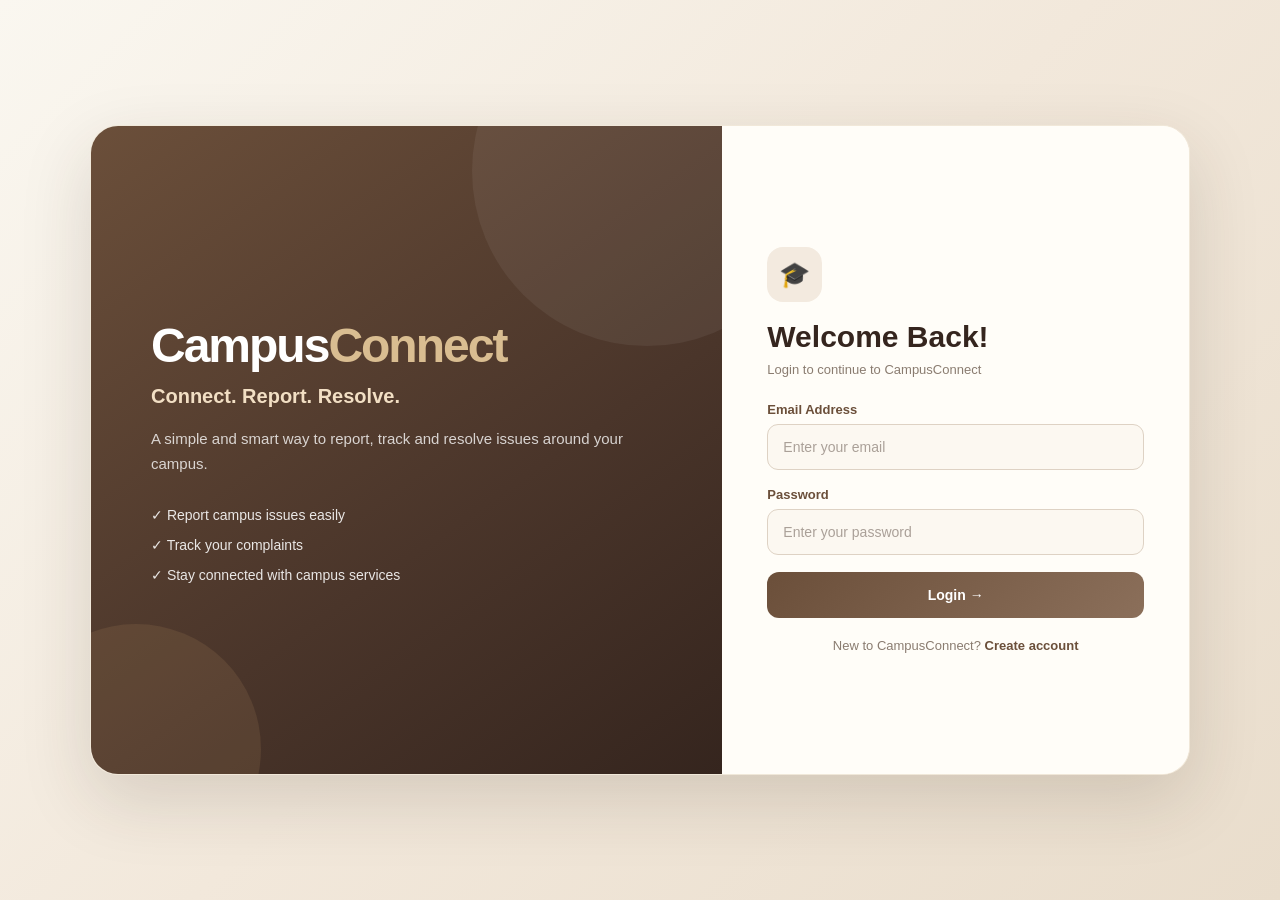
<file: index.html>
<!DOCTYPE html>
<html lang="en">
<head>
    <meta charset="UTF-8">
    <meta name="viewport" content="width=device-width, initial-scale=1.0">
    <title>CampusConnect | Login</title>

    <link rel="stylesheet" href="css/style.css">
</head>

<body class="login-page">

    <div class="auth-container">

        <div class="auth-left">
            <div class="big-logo">
                Campus<span>Connect</span>
            </div>

            <p class="tagline">Connect. Report. Resolve.</p>

            <p class="description">
                A simple and smart way to report, track and resolve
                issues around your campus.
            </p>

            <div class="feature-list">
                <div>✓ Report campus issues easily</div>
                <div>✓ Track your complaints</div>
                <div>✓ Stay connected with campus services</div>
            </div>
        </div>

        <div class="auth-card">

            <div class="card-icon">🎓</div>

            <h2>Welcome Back!</h2>

            <p class="small-text">
                Login to continue to CampusConnect
            </p>

            <form id="loginForm">

                <label for="loginEmail">Email Address</label>

                <input
                    type="email"
                    id="loginEmail"
                    placeholder="Enter your email"
                    required
                >

                <label for="loginPassword">Password</label>

                <input
                    type="password"
                    id="loginPassword"
                    placeholder="Enter your password"
                    required
                >

                <button type="submit" class="gradient-btn">
                    Login →
                </button>

            </form>

            <p class="switch-text">
                New to CampusConnect?
                <a href="create-account.html">
                    Create account
                </a>
            </p>

        </div>

    </div>

    <script src="css/js/script.js"></script>

</body>
</html>
</file>
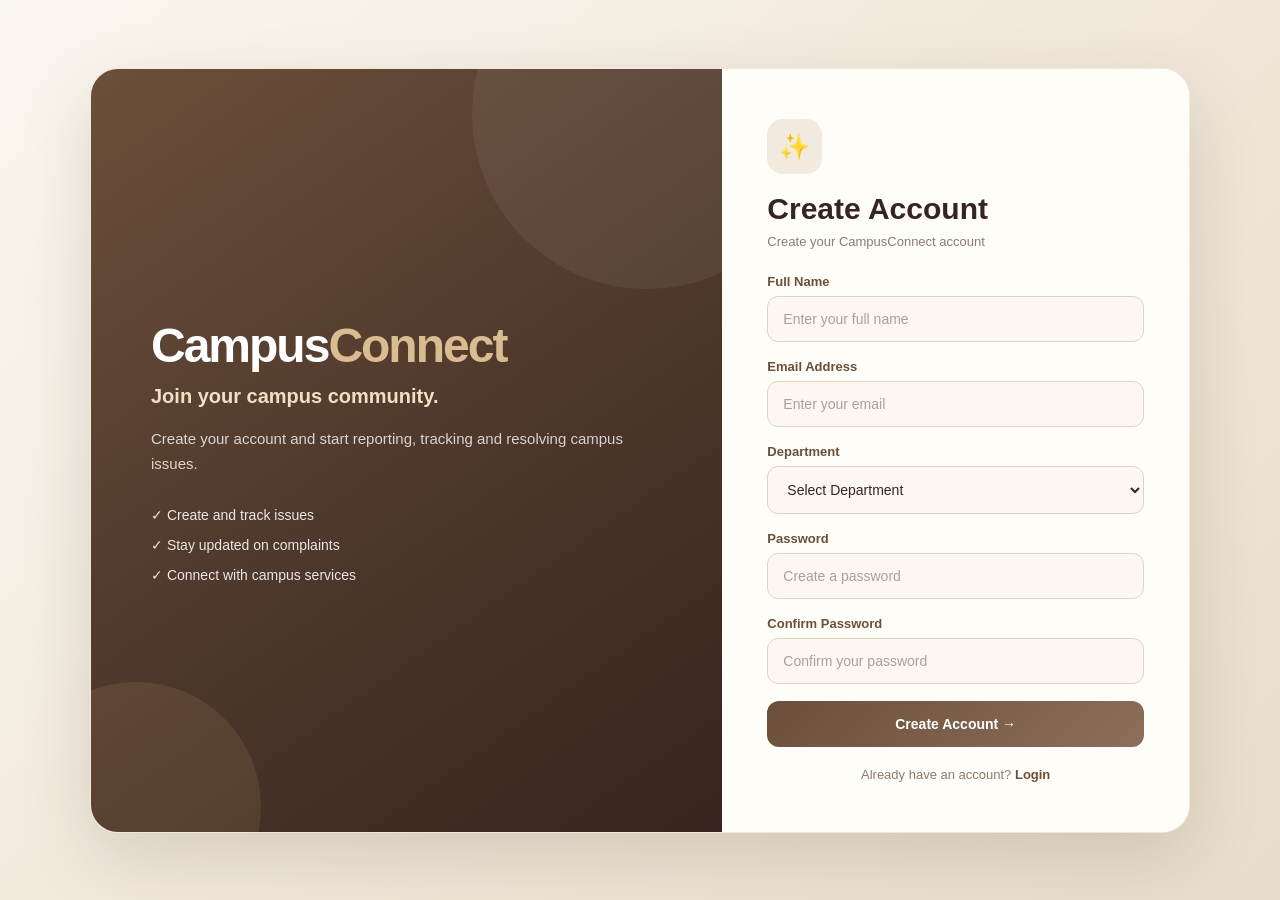
<file: create-account.html>
<!DOCTYPE html>
<html lang="en">
<head>
    <meta charset="UTF-8">
    <meta name="viewport" content="width=device-width, initial-scale=1.0">

    <title>CampusConnect | Create Account</title>

    <link rel="stylesheet" href="css/style.css">
</head>

<body class="login-page">

    <div class="auth-container">

        <div class="auth-left">

            <div class="big-logo">
                Campus<span>Connect</span>
            </div>

            <p class="tagline">
                Join your campus community.
            </p>

            <p class="description">
                Create your account and start reporting,
                tracking and resolving campus issues.
            </p>

            <div class="feature-list">
                <div>✓ Create and track issues</div>
                <div>✓ Stay updated on complaints</div>
                <div>✓ Connect with campus services</div>
            </div>

        </div>

        <div class="auth-card">

            <div class="card-icon">✨</div>

            <h2>Create Account</h2>

            <p class="small-text">
                Create your CampusConnect account
            </p>

            <form id="registerForm">

                <label for="registerName">
                    Full Name
                </label>

                <input
                    type="text"
                    id="registerName"
                    placeholder="Enter your full name"
                    required
                >

                <label for="registerEmail">
                    Email Address
                </label>

                <input
                    type="email"
                    id="registerEmail"
                    placeholder="Enter your email"
                    required
                >

                <label for="registerDepartment">
                    Department
                </label>

                <select id="registerDepartment" required>
                    <option value="">Select Department</option>
                    <option value="CSE">Computer Science & Engineering</option>
                    <option value="AI/ML">CSE AI/ML</option>
                    <option value="ECE">Electronics & Communication</option>
                    <option value="ME">Mechanical Engineering</option>
                    <option value="Civil">Civil Engineering</option>
                    <option value="Other">Other</option>
                </select>

                <label for="registerPassword">
                    Password
                </label>

                <input
                    type="password"
                    id="registerPassword"
                    placeholder="Create a password"
                    required
                >

                <label for="confirmPassword">
                    Confirm Password
                </label>

                <input
                    type="password"
                    id="confirmPassword"
                    placeholder="Confirm your password"
                    required
                >

                <button type="submit" class="gradient-btn">
                    Create Account →
                </button>

            </form>

            <p class="switch-text">
                Already have an account?
                <a href="index.html">
                    Login
                </a>
            </p>

        </div>

    </div>

    <script src="css/js/script.js"></script>

</body>
</html>
</file>
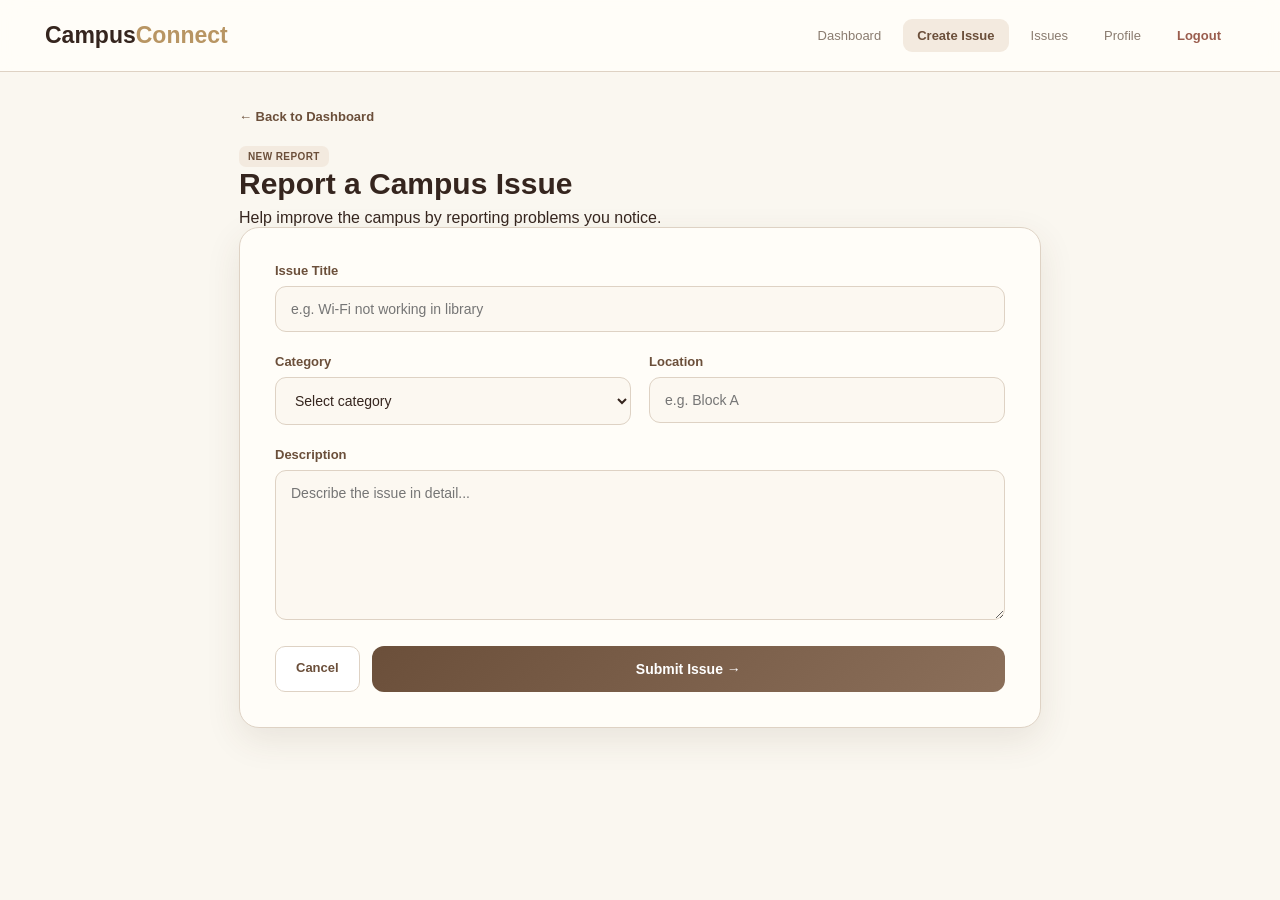
<file: create-issue.html>
<!DOCTYPE html>
<html lang="en">

<head>

    <meta charset="UTF-8">

    <meta
        name="viewport"
        content="width=device-width, initial-scale=1.0"
    >

    <title>CampusConnect | Create Issue</title>

    <link
        rel="stylesheet"
        href="css/style.css"
    >

</head>


<body>


    <header class="navbar">

        <a
            href="dashboard.html"
            class="nav-logo"
        >
            Campus<span>Connect</span>
        </a>


        <nav>

            <a href="dashboard.html">
                Dashboard
            </a>

            <a
                href="create-issue.html"
                class="active"
            >
                Create Issue
            </a>

            <a href="issue-details.html">
                Issues
            </a>

            <a href="profile.html">
                Profile
            </a>

            <a
                href="index.html"
                class="logout"
                id="logoutButton"
            >
                Logout
            </a>

        </nav>

    </header>


    <main class="form-page">


        <a
            href="dashboard.html"
            class="back-link"
        >
            ← Back to Dashboard
        </a>


        <div class="form-header">

            <span class="category">
                NEW REPORT
            </span>

            <h1>
                Report a Campus Issue
            </h1>

            <p>
                Help improve the campus by reporting problems
                you notice.
            </p>

        </div>


        <form
            class="issue-form"
            id="issueForm"
        >


            <div class="form-group">

                <label for="title">
                    Issue Title
                </label>

                <input
                    type="text"
                    id="title"
                    placeholder="e.g. Wi-Fi not working in library"
                    required
                >

            </div>


            <div class="form-row">


                <div class="form-group">

                    <label for="category">
                        Category
                    </label>

                    <select
                        id="category"
                        required
                    >

                        <option value="">
                            Select category
                        </option>

                        <option>
                            Electricity
                        </option>

                        <option>
                            Internet
                        </option>

                        <option>
                            Cleanliness
                        </option>

                        <option>
                            Water
                        </option>

                        <option>
                            Infrastructure
                        </option>

                        <option>
                            Security
                        </option>

                        <option>
                            Other
                        </option>

                    </select>

                </div>


                <div class="form-group">

                    <label for="location">
                        Location
                    </label>

                    <input
                        type="text"
                        id="location"
                        placeholder="e.g. Block A"
                        required
                    >

                </div>


            </div>


            <div class="form-group">

                <label for="description">
                    Description
                </label>

                <textarea
                    id="description"
                    rows="6"
                    placeholder="Describe the issue in detail..."
                    required
                ></textarea>

            </div>


            <div class="form-actions">

                <a
                    href="dashboard.html"
                    class="secondary-btn"
                >
                    Cancel
                </a>


                <button
                    type="submit"
                    class="gradient-btn"
                >
                    Submit Issue →
                </button>

            </div>


        </form>

    </main>


    <script src="css/js/script.js"></script>

</body>

</html>
</file>
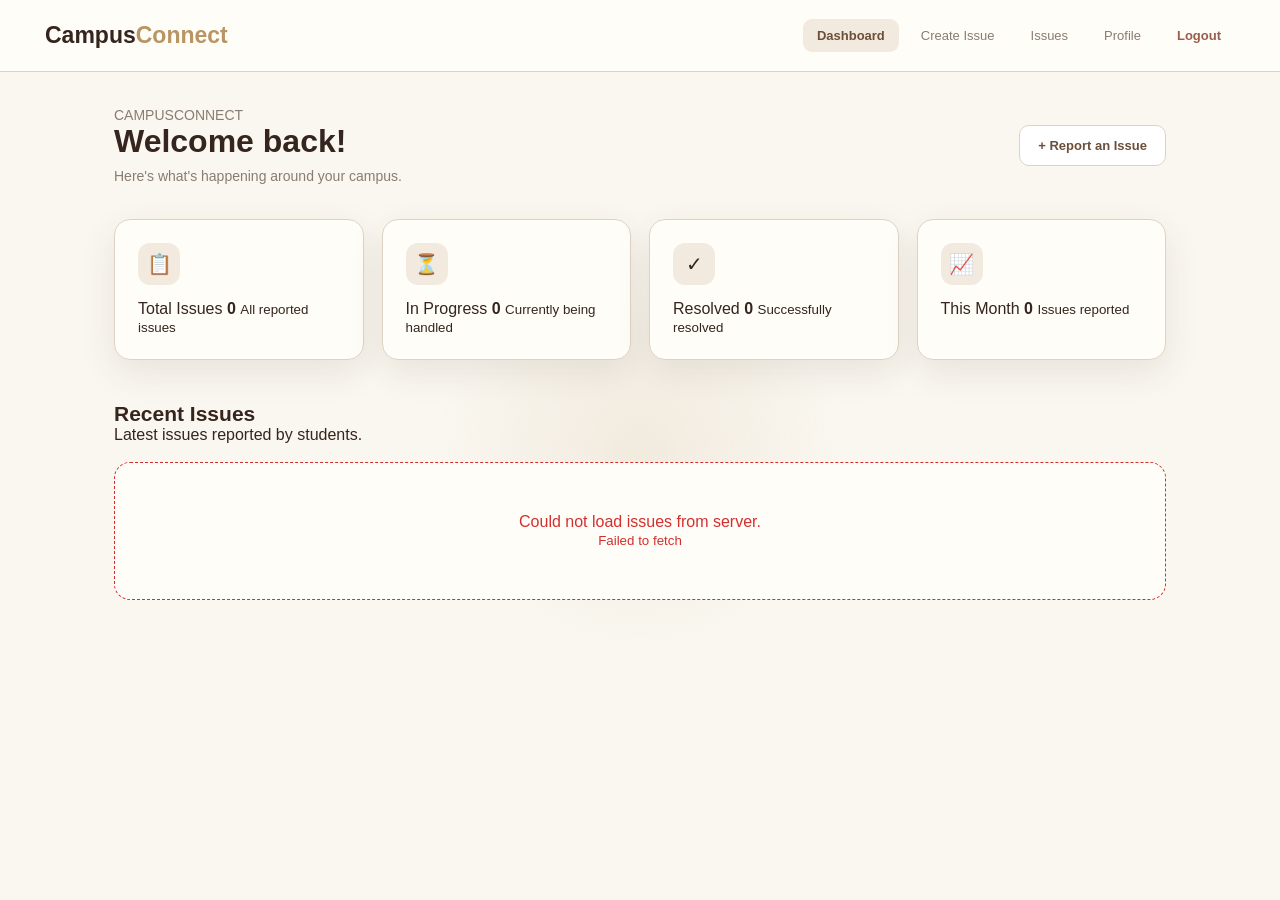
<file: dashboard.html>
<!DOCTYPE html>
<html lang="en">

<head>

    <meta charset="UTF-8">

    <meta
        name="viewport"
        content="width=device-width, initial-scale=1.0"
    >

    <title>CampusConnect | Dashboard</title>

    <link
        rel="stylesheet"
        href="css/style.css"
    >

</head>


<body>

    <!-- NAVBAR -->

    <header class="navbar">

        <a
            href="dashboard.html"
            class="nav-logo"
        >
            Campus<span>Connect</span>
        </a>


        <nav>

            <a
                href="dashboard.html"
                class="active"
            >
                Dashboard
            </a>

            <a href="create-issue.html">
                Create Issue
            </a>

            <a href="issue-details.html">
                Issues
            </a>

            <a href="profile.html">
                Profile
            </a>

            <a
                href="index.html"
                class="logout"
                id="logoutButton"
            >
                Logout
            </a>

        </nav>

    </header>


    <!-- MAIN CONTENT -->

    <main class="main-content">


        <!-- WELCOME -->

        <section class="welcome-section">

            <div>

                <p class="eyebrow">
                    CAMPUSCONNECT
                </p>

                <h1 id="welcomeName">
                    Welcome back!
                </h1>

                <p>
                    Here's what's happening around your campus.
                </p>

            </div>


            <a
                href="create-issue.html"
                class="white-btn"
            >
                + Report an Issue
            </a>

        </section>


        <!-- STATISTICS -->

        <section class="stats">


            <div class="stat-card">

                <div class="stat-icon">
                    📋
                </div>

                <span>
                    Total Issues
                </span>

                <strong id="totalIssues">
                    0
                </strong>

                <small>
                    All reported issues
                </small>

            </div>


            <div class="stat-card">

                <div class="stat-icon">
                    ⏳
                </div>

                <span>
                    In Progress
                </span>

                <strong id="progressIssues">
                    0
                </strong>

                <small>
                    Currently being handled
                </small>

            </div>


            <div class="stat-card">

                <div class="stat-icon">
                    ✓
                </div>

                <span>
                    Resolved
                </span>

                <strong id="resolvedIssues">
                    0
                </strong>

                <small>
                    Successfully resolved
                </small>

            </div>


            <div class="stat-card">

                <div class="stat-icon">
                    📈
                </div>

                <span>
                    This Month
                </span>

                <strong id="thisMonth">
                    0
                </strong>

                <small>
                    Issues reported
                </small>

            </div>


        </section>


        <!-- RECENT ISSUES -->

        <section>


            <div class="section-heading">

                <div>

                    <h2>
                        Recent Issues
                    </h2>

                    <p>
                        Latest issues reported by students.
                    </p>

                </div>

            </div>


            <div
                class="issue-list"
                id="issueList"
            >

                <!-- JavaScript will add issues here -->

            </div>


        </section>


    </main>


    <!-- JAVASCRIPT -->

    <script src="css/js/script.js"></script>

</body>

</html>
</file>
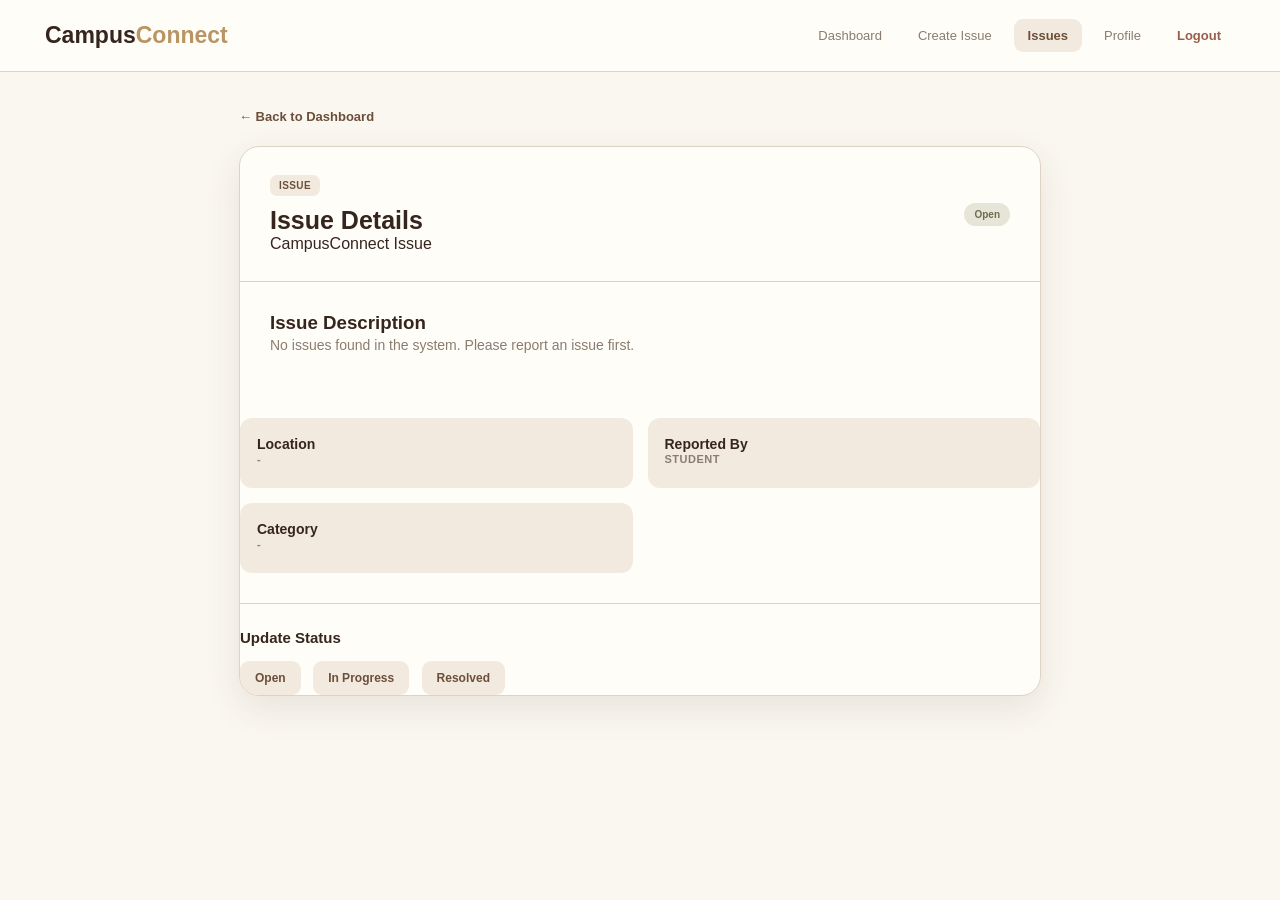
<file: issue-details.html>
<!DOCTYPE html>
<html lang="en">

<head>

    <meta charset="UTF-8">

    <meta
        name="viewport"
        content="width=device-width, initial-scale=1.0"
    >

    <title>CampusConnect | Issue Details</title>

    <link
        rel="stylesheet"
        href="css/style.css"
    >

</head>


<body>


    <header class="navbar">

        <a
            href="dashboard.html"
            class="nav-logo"
        >
            Campus<span>Connect</span>
        </a>


        <nav>

            <a href="dashboard.html">
                Dashboard
            </a>

            <a href="create-issue.html">
                Create Issue
            </a>

            <a
                href="issue-details.html"
                class="active"
            >
                Issues
            </a>

            <a href="profile.html">
                Profile
            </a>

            <a
                href="index.html"
                class="logout"
                id="logoutButton"
            >
                Logout
            </a>

        </nav>

    </header>


    <main class="details-page">


        <a
            href="dashboard.html"
            class="back-link"
        >
            ← Back to Dashboard
        </a>


        <div class="details-card">


            <div class="details-top">

                <div>

                    <span
                        class="category"
                        id="detailCategory"
                    >
                        ISSUE
                    </span>

                    <h1 id="detailTitle">
                        Issue Details
                    </h1>

                    <p
                        class="issue-meta"
                        id="detailMeta"
                    >
                        CampusConnect Issue
                    </p>

                </div>


                <span
                    class="status progress"
                    id="detailStatus"
                >
                    Open
                </span>

            </div>


            <div class="details-body">

                <h3>
                    Issue Description
                </h3>

                <p id="detailDescription">
                    Select an issue from the dashboard to view
                    its details.
                </p>

            </div>


            <div class="details-info">


                <div>

                    <span>
                        Location
                    </span>

                    <strong id="detailLocation">
                        -
                    </strong>

                </div>


                <div>

                    <span>
                        Reported By
                    </span>

                    <strong id="detailReporter">
                        Student
                    </strong>

                </div>


                <div>

                    <span>
                        Category
                    </span>

                    <strong id="detailCategoryInfo">
                        -
                    </strong>

                </div>


            </div>


            <div class="status-actions">

                <h3>
                    Update Status
                </h3>


                <button
                    class="status-btn"
                    data-status="Open"
                >
                    Open
                </button>


                <button
                    class="status-btn"
                    data-status="In Progress"
                >
                    In Progress
                </button>


                <button
                    class="status-btn"
                    data-status="Resolved"
                >
                    Resolved
                </button>

            </div>


        </div>


    </main>


    <script src="css/js/script.js"></script>

</body>

</html>
</file>
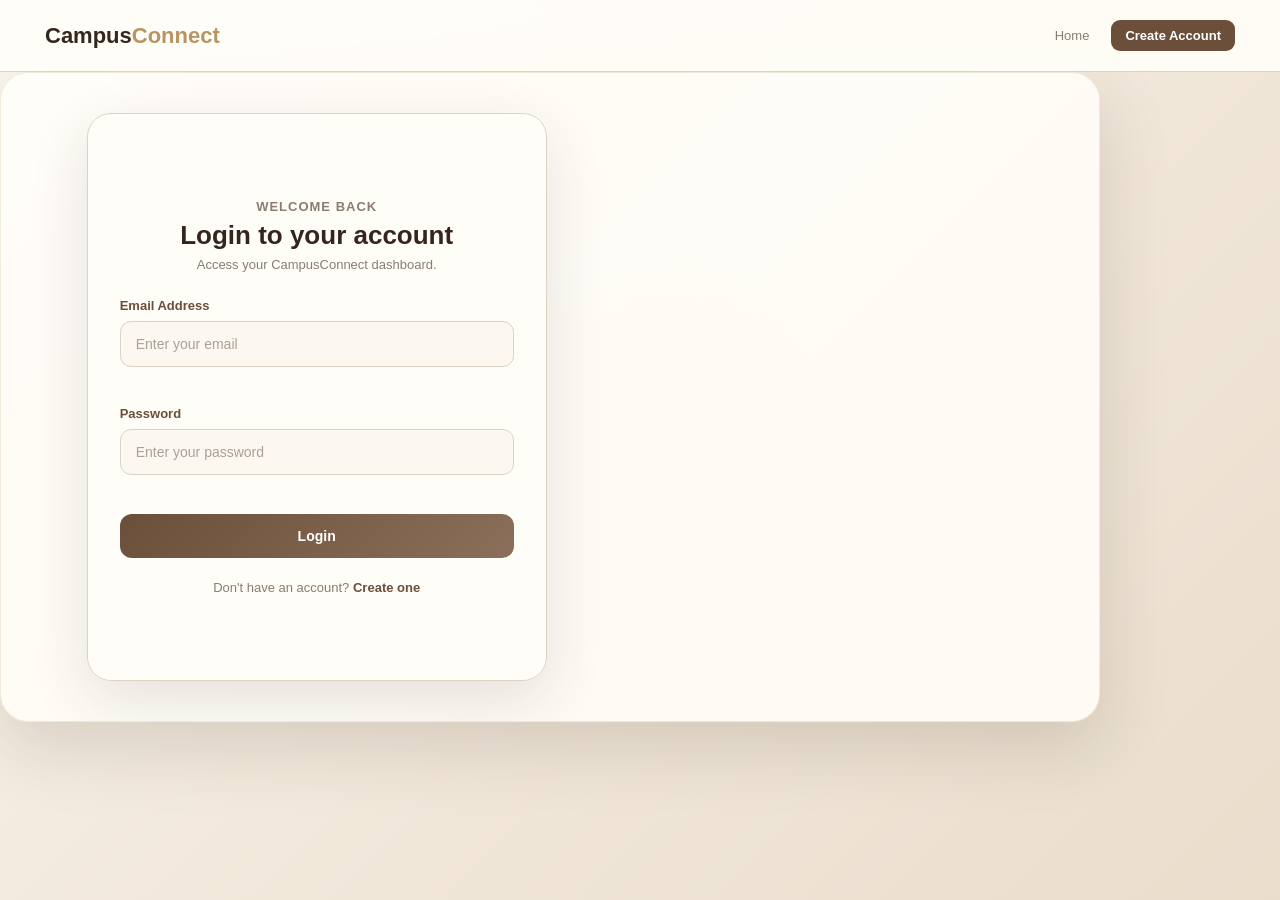
<file: login.html>
<!DOCTYPE html>
<html lang="en">
<head>
    <meta charset="UTF-8">
    <meta name="viewport" content="width=device-width, initial-scale=1.0">

    <title>CampusConnect | Login</title>

    <link rel="stylesheet" href="css/style.css">
</head>

<body class="auth-body">

<header class="navbar">

    <a href="index.html" class="nav-logo">
        Campus<span>Connect</span>
    </a>

    <nav>
        <a href="index.html">Home</a>
        <a href="create-account.html" class="nav-signup">
            Create Account
        </a>
    </nav>

</header>


<main class="auth-container">

    <div class="auth-card login-card">

        <div class="auth-heading">

            <p class="small-heading">WELCOME BACK</p>

            <h1>Login to your account</h1>

            <p>
                Access your CampusConnect dashboard.
            </p>

        </div>


        <form id="loginForm">

            <div class="form-group">

                <label for="loginEmail">
                    Email Address
                </label>

                <input
                    type="email"
                    id="loginEmail"
                    placeholder="Enter your email"
                    required
                >

            </div>


            <div class="form-group">

                <label for="loginPassword">
                    Password
                </label>

                <input
                    type="password"
                    id="loginPassword"
                    placeholder="Enter your password"
                    required
                >

            </div>


            <div id="loginMessage" class="form-message"></div>


            <button
                type="submit"
                class="btn primary-btn full-btn"
            >
                Login
            </button>

        </form>


        <p class="auth-footer">
            Don't have an account?
            <a href="create-account.html">Create one</a>
        </p>

    </div>

</main>


<script src="css/js/script.js"></script>

</body>
</html>
</file>
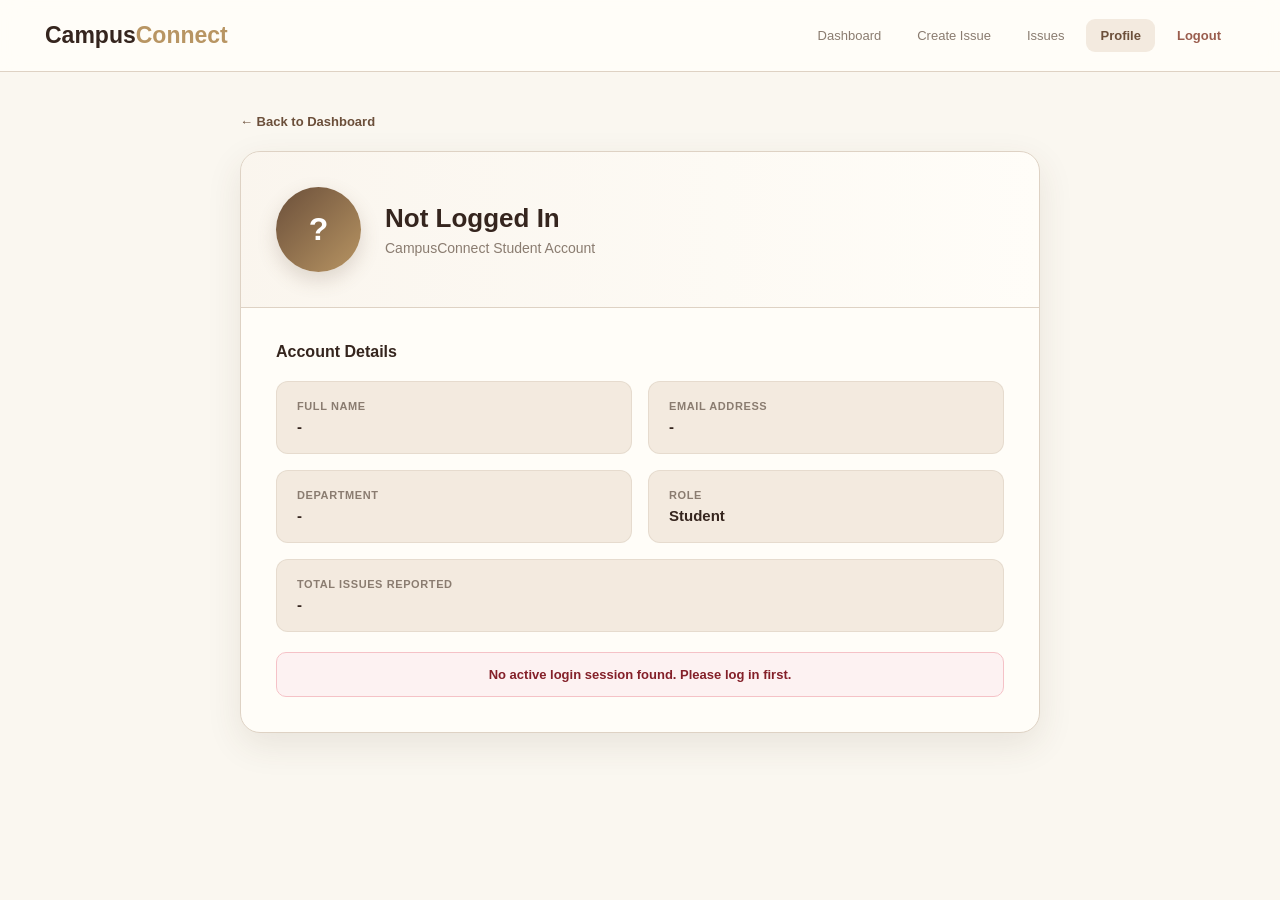
<file: profile.html>
<!DOCTYPE html>
<html lang="en">

<head>

    <meta charset="UTF-8">

    <meta
        name="viewport"
        content="width=device-width, initial-scale=1.0"
    >

    <title>CampusConnect | Profile</title>

    <link
        rel="stylesheet"
        href="css/style.css"
    >

</head>


<body>


    <header class="navbar">

        <a
            href="dashboard.html"
            class="nav-logo"
        >
            Campus<span>Connect</span>
        </a>


        <nav>

            <a href="dashboard.html">
                Dashboard
            </a>

            <a href="create-issue.html">
                Create Issue
            </a>

            <a href="issue-details.html">
                Issues
            </a>

            <a
                href="profile.html"
                class="active"
            >
                Profile
            </a>

            <a
                href="index.html"
                class="logout"
                id="logoutButton"
            >
                Logout
            </a>

        </nav>

    </header>


    <main class="profile-page">

        <a
            href="dashboard.html"
            class="back-link"
        >
            ← Back to Dashboard
        </a>

        <div class="profile-card">

            <div class="profile-header">
                <div
                    class="profile-avatar"
                    id="profileAvatar"
                >
                    U
                </div>

                <div class="profile-title-area">
                    <h1 id="profileName">
                        Student
                    </h1>
                    <p class="profile-subtitle">
                        CampusConnect Student Account
                    </p>
                </div>
            </div>

            <div class="profile-content">
                <h3 class="profile-section-title">
                    Account Details
                </h3>

                <div class="profile-grid">
                    <div class="profile-field">
                        <span>Full Name</span>
                        <strong id="profileFullName">Student</strong>
                    </div>

                    <div class="profile-field">
                        <span>Email Address</span>
                        <strong id="profileEmail">-</strong>
                    </div>

                    <div class="profile-field">
                        <span>Department</span>
                        <strong id="profileDepartment">-</strong>
                    </div>

                    <div class="profile-field">
                        <span>Role</span>
                        <strong id="profileRole">Student</strong>
                    </div>

                    <div class="profile-field full-width">
                        <span>Total Issues Reported</span>
                        <strong id="profileIssues">0</strong>
                    </div>
                </div>

                <div id="profileError" class="profile-error" style="display: none;"></div>
            </div>

        </div>

    </main>


    <script src="css/js/script.js"></script>

</body>

</html>
</file>
<file: css/style.css>
/* ========================================
   CAMPUSCONNECT - MAIN STYLESHEET
   Beige / Cream / Brown Theme
======================================== */


/* ========================================
   RESET
======================================== */

* {
    margin: 0;
    padding: 0;
    box-sizing: border-box;
}

:root {
    --ivory: #faf7f0;
    --cream: #fffdf8;
    --beige: #e9ddcc;
    --light-beige: #f3eadf;

    --brown: #6b4f3a;
    --dark-brown: #35251e;
    --mocha: #8b6f5a;

    --gold: #b89563;
    --sage: #7a8770;

    --text: #35251e;
    --muted: #8a7c70;

    --white: #ffffff;
    --border: #ded2c4;

    --shadow: 0 12px 35px rgba(74, 54, 42, 0.10);

    --mouse-x: 50%;
    --mouse-y: 50%;
}


/* ========================================
   BODY
======================================== */

body {
    font-family: Arial, Helvetica, sans-serif;
    background: var(--ivory);
    color: var(--text);
    min-height: 100vh;

    transition:
        background 0.5s ease,
        color 0.3s ease;
}


/* ========================================
   CURSOR LIGHT EFFECT
======================================== */

body::before {
    content: "";
    position: fixed;

    left: var(--mouse-x);
    top: var(--mouse-y);

    width: 420px;
    height: 420px;

    transform: translate(-50%, -50%);

    background: radial-gradient(
        circle,
        rgba(184, 149, 99, 0.12),
        transparent 68%
    );

    pointer-events: none;
    z-index: -1;

    transition:
        left 0.15s ease,
        top 0.15s ease;
}


/* ========================================
   GENERAL
======================================== */

a {
    text-decoration: none;
    color: inherit;
}

button,
input,
select,
textarea {
    font-family: inherit;
}


/* ========================================
   LOGIN / CREATE ACCOUNT PAGE
======================================== */

.login-page {
    min-height: 100vh;

    display: flex;
    align-items: center;
    justify-content: center;

    padding: 30px;

    background:
        linear-gradient(
            135deg,
            #faf7f0 0%,
            #f2e8db 50%,
            #e9ddcc 100%
        );
}


/* ========================================
   AUTH CONTAINER
======================================== */

.auth-container {
    width: 100%;
    max-width: 1100px;

    min-height: 650px;

    display: grid;
    grid-template-columns: 1.15fr 0.85fr;

    background: rgba(255, 253, 248, 0.92);

    border-radius: 28px;

    overflow: hidden;

    box-shadow:
        0 25px 70px rgba(53, 37, 30, 0.15);

    border: 1px solid rgba(184, 149, 99, 0.2);
}


/* ========================================
   AUTH LEFT
======================================== */

.auth-left {
    position: relative;

    padding: 70px 60px;

    display: flex;
    flex-direction: column;
    justify-content: center;

    overflow: hidden;

    background:
        linear-gradient(
            145deg,
            #6b4f3a,
            #4a352a 60%,
            #35251e
        );

    color: white;
}


/* Decorative circles */

.auth-left::before {
    content: "";

    position: absolute;

    width: 350px;
    height: 350px;

    border-radius: 50%;

    background: rgba(255, 255, 255, 0.06);

    top: -130px;
    right: -100px;
}


.auth-left::after {
    content: "";

    position: absolute;

    width: 250px;
    height: 250px;

    border-radius: 50%;

    background: rgba(184, 149, 99, 0.15);

    bottom: -100px;
    left: -80px;
}


/* ========================================
   LOGO
======================================== */

.big-logo {
    position: relative;
    z-index: 2;

    font-size: 48px;
    font-weight: 800;
    letter-spacing: -2px;

    margin-bottom: 12px;
}


.big-logo span {
    color: #d9bd91;
}


/* ========================================
   TAGLINE
======================================== */

.tagline {
    position: relative;
    z-index: 2;

    font-size: 20px;
    font-weight: 600;

    margin-bottom: 18px;

    color: #f2dfc4;
}


.description {
    position: relative;
    z-index: 2;

    max-width: 500px;

    line-height: 1.7;

    font-size: 15px;

    color: rgba(255, 255, 255, 0.78);

    margin-bottom: 30px;
}


/* ========================================
   FEATURES
======================================== */

.feature-list {
    position: relative;
    z-index: 2;

    display: flex;
    flex-direction: column;

    gap: 14px;

    font-size: 14px;

    color: rgba(255, 255, 255, 0.88);
}


/* ========================================
   AUTH CARD
======================================== */

.auth-card {
    padding: 50px 45px;

    display: flex;
    flex-direction: column;
    justify-content: center;

    background: var(--cream);
}


/* ========================================
   CARD ICON
======================================== */

.card-icon {
    width: 55px;
    height: 55px;

    display: flex;
    align-items: center;
    justify-content: center;

    border-radius: 16px;

    background: var(--light-beige);

    font-size: 25px;

    margin-bottom: 18px;
}


/* ========================================
   AUTH HEADINGS
======================================== */

.auth-card h2 {
    font-size: 30px;

    color: var(--dark-brown);

    margin-bottom: 8px;
}


.small-text {
    font-size: 13px;

    color: var(--muted);

    margin-bottom: 25px;
}


/* ========================================
   AUTH LABELS
======================================== */

.auth-card label {
    display: block;

    font-size: 13px;
    font-weight: 600;

    color: var(--brown);

    margin-bottom: 7px;
}


/* ========================================
   AUTH INPUTS
======================================== */

.auth-card input {
    width: 100%;

    padding: 14px 15px;

    margin-bottom: 17px;

    border-radius: 11px;

    border: 1px solid var(--border);

    background: #fcf8f1;

    color: var(--text);

    font-size: 14px;

    outline: none;

    transition: 0.3s;
}


.auth-card input::placeholder {
    color: #aaa098;
}


.auth-card input:focus {
    background: white;

    border-color: var(--gold);

    box-shadow:
        0 0 0 4px rgba(184, 149, 99, 0.12);
}


/* ========================================
   CREATE ACCOUNT SELECT
======================================== */

.auth-card select {
    width: 100%;

    padding: 14px 15px;

    margin-bottom: 17px;

    border-radius: 11px;

    border: 1px solid var(--border);

    background: #fcf8f1;

    color: var(--text);

    font-size: 14px;

    outline: none;

    cursor: pointer;

    transition: 0.3s;
}


.auth-card select:focus {
    background: white;

    border-color: var(--gold);

    box-shadow:
        0 0 0 4px rgba(184, 149, 99, 0.12);
}


/* ========================================
   GRADIENT BUTTON
======================================== */

.gradient-btn {
    width: 100%;

    border: none;

    padding: 15px;

    border-radius: 12px;

    background:
        linear-gradient(
            135deg,
            #6b4f3a,
            #8b6f5a
        );

    color: white;

    font-size: 14px;
    font-weight: 700;

    cursor: pointer;

    transition:
        transform 0.2s ease,
        box-shadow 0.2s ease,
        background 0.3s ease;
}


.gradient-btn:hover {
    transform: translateY(-2px);

    box-shadow:
        0 10px 25px rgba(107, 79, 58, 0.25);

    background:
        linear-gradient(
            135deg,
            #59402f,
            #765b47
        );
}


.gradient-btn:active {
    transform: translateY(0);
}


/* ========================================
   SWITCH TEXT
======================================== */

.switch-text {
    text-align: center;

    font-size: 13px;

    color: var(--muted);

    margin-top: 20px;
}


.switch-text a {
    color: var(--brown);

    font-weight: 700;

    transition: 0.2s;
}


.switch-text a:hover {
    color: var(--gold);
}


/* ========================================
   STANDALONE AUTH / LOGIN PAGE
======================================== */

.auth-body {
    min-height: 100vh;
    background: linear-gradient(135deg, #faf7f0 0%, #f2e8db 50%, #e9ddcc 100%);
    display: flex;
    flex-direction: column;
}

.auth-body .navbar {
    background: rgba(255, 253, 248, 0.94);
    border-bottom: 1px solid var(--border);
}

.auth-body .logo,
.auth-body .nav-logo {
    font-size: 22px;
    font-weight: 800;
    color: var(--dark-brown);
    text-decoration: none;
}

.auth-body .logo span,
.auth-body .nav-logo span {
    color: var(--gold);
}

.nav-signup {
    background: var(--brown) !important;
    color: white !important;
    font-weight: 700 !important;
    border-radius: 9px;
    padding: 8px 14px !important;
    transition: 0.25s;
    text-decoration: none;
}

.nav-signup:hover {
    background: var(--dark-brown) !important;
    transform: translateY(-1px);
}

.login-card {
    max-width: 460px;
    width: 100%;
    margin: 40px auto;
    padding: 38px 32px;
    background: rgba(255, 253, 248, 0.96);
    border: 1px solid var(--border);
    border-radius: 24px;
    box-shadow: 0 20px 60px rgba(53, 37, 30, 0.12);
}

.auth-heading {
    text-align: center;
    margin-bottom: 26px;
}

.small-heading {
    font-size: 11px;
    font-weight: 800;
    letter-spacing: 1px;
    text-transform: uppercase;
    color: var(--gold);
    margin-bottom: 6px;
}

.auth-heading h1 {
    font-size: 26px;
    color: var(--dark-brown);
    margin-bottom: 6px;
}

.auth-heading p {
    font-size: 13px;
    color: var(--muted);
}

.auth-footer {
    text-align: center;
    font-size: 13px;
    color: var(--muted);
    margin-top: 22px;
}

.auth-footer a {
    color: var(--brown);
    font-weight: 700;
    text-decoration: none;
}

.auth-footer a:hover {
    color: var(--gold);
}

.btn {
    border: none;
    border-radius: 12px;
    padding: 14px 20px;
    font-size: 14px;
    font-weight: 700;
    cursor: pointer;
    transition: 0.25s;
    font-family: inherit;
}

.primary-btn {
    background: linear-gradient(135deg, #6b4f3a, #8b6f5a);
    color: white;
}

.primary-btn:hover {
    background: linear-gradient(135deg, #59402f, #765b47);
    transform: translateY(-2px);
    box-shadow: 0 10px 25px rgba(107, 79, 58, 0.25);
}

.full-btn {
    width: 100%;
}


/* ========================================
   NAVBAR
======================================== */

.navbar {
    height: 72px;

    display: flex;
    align-items: center;
    justify-content: space-between;

    padding: 0 45px;

    background: rgba(255, 253, 248, 0.94);

    border-bottom: 1px solid var(--border);

    position: sticky;
    top: 0;

    z-index: 100;

    backdrop-filter: blur(10px);
}


/* ========================================
   NAV LOGO
======================================== */

.nav-logo {
    font-size: 23px;

    font-weight: 800;

    color: var(--dark-brown);
}


.nav-logo span {
    color: var(--gold);
}


/* ========================================
   NAVIGATION
======================================== */

.navbar nav {
    display: flex;

    align-items: center;

    gap: 8px;
}


.navbar nav a {
    padding: 9px 14px;

    border-radius: 9px;

    font-size: 13px;

    color: var(--muted);

    transition: 0.25s;
}


.navbar nav a:hover {
    color: var(--brown);

    background: var(--light-beige);
}


.navbar nav a.active {
    color: var(--brown);

    background: var(--light-beige);

    font-weight: 700;
}


/* ========================================
   LOGOUT
======================================== */

.logout {
    border: none;

    background: transparent;

    color: #9a5d4e !important;

    cursor: pointer;

    font-weight: 600;
}


/* ========================================
   MAIN CONTENT & PAGE CONTAINERS
======================================== */

.main-content {
    width: 100%;
    max-width: 1100px;
    margin: 0 auto;
    padding: 35px 24px 60px;
}

.form-page,
.details-page,
.profile-page {
    width: 100%;
    max-width: 850px;
    margin: 0 auto;
    padding: 35px 24px 60px;
}

/* ========================================
   BACK LINK
======================================== */

.back-link {
    display: inline-flex;
    align-items: center;
    gap: 6px;
    font-size: 13px;
    font-weight: 700;
    color: var(--brown);
    margin-bottom: 22px;
    text-decoration: none;
    transition: color 0.2s, transform 0.2s;
}

.back-link:hover {
    color: var(--dark-brown);
    transform: translateX(-3px);
}


/* ========================================
   WELCOME SECTION
======================================== */

.welcome-section {
    display: flex;

    justify-content: space-between;

    align-items: center;

    margin-bottom: 35px;
}


.welcome-section h1 {
    font-size: 32px;

    color: var(--dark-brown);

    margin-bottom: 8px;
}


.welcome-section p {
    color: var(--muted);

    font-size: 14px;
}


/* ========================================
   WHITE BUTTON
======================================== */

.white-btn {
    display: inline-flex;

    align-items: center;
    justify-content: center;

    gap: 8px;

    padding: 12px 18px;

    border-radius: 10px;

    background: white;

    border: 1px solid var(--border);

    color: var(--brown);

    font-size: 13px;

    font-weight: 700;

    transition: 0.25s;
}


.white-btn:hover {
    background: var(--light-beige);

    transform: translateY(-2px);
}


/* ========================================
   STATS
======================================== */

.stats {
    display: grid;

    grid-template-columns:
        repeat(4, 1fr);

    gap: 18px;

    margin-bottom: 42px;
}


.stat-card {
    padding: 23px;

    border-radius: 16px;

    background: var(--cream);

    border: 1px solid var(--border);

    box-shadow: var(--shadow);

    transition: 0.25s;
}


.stat-card:hover {
    transform: translateY(-4px);

    box-shadow:
        0 16px 35px rgba(74, 54, 42, 0.14);
}


.stat-icon {
    width: 42px;
    height: 42px;

    display: flex;

    align-items: center;
    justify-content: center;

    border-radius: 12px;

    background: var(--light-beige);

    margin-bottom: 15px;

    font-size: 20px;
}


.stat-card h3 {
    font-size: 28px;

    color: var(--dark-brown);

    margin-bottom: 5px;
}


.stat-card p {
    color: var(--muted);

    font-size: 12px;
}


/* ========================================
   SECTION HEADING
======================================== */

.section-heading {
    display: flex;

    justify-content: space-between;

    align-items: center;

    margin-bottom: 18px;
}


.section-heading h2 {
    font-size: 21px;

    color: var(--dark-brown);
}


.section-heading a {
    color: var(--brown);

    font-size: 13px;

    font-weight: 700;
}


/* ========================================
   ISSUE LIST
======================================== */

.issue-list {
    display: flex;

    flex-direction: column;

    gap: 13px;
}


.issue-card {
    display: flex;

    justify-content: space-between;

    align-items: center;

    gap: 20px;

    padding: 20px 22px;

    background: var(--cream);

    border: 1px solid var(--border);

    border-radius: 15px;

    transition: 0.25s;
}


.issue-card:hover {
    transform: translateY(-2px);

    box-shadow:
        0 10px 25px rgba(74, 54, 42, 0.10);
}


/* ========================================
   ISSUE CONTENT
======================================== */

.issue-content {
    flex: 1;
}


.issue-content h3 {
    font-size: 16px;

    color: var(--dark-brown);

    margin: 8px 0;
}


.issue-content p {
    font-size: 12px;

    color: var(--muted);
}


/* ========================================
   CATEGORY
======================================== */

.category {
    display: inline-block;

    padding: 5px 9px;

    border-radius: 7px;

    background: var(--light-beige);

    color: var(--brown);

    font-size: 10px;

    font-weight: 700;

    text-transform: uppercase;

    letter-spacing: 0.4px;
}


/* ========================================
   ISSUE RIGHT
======================================== */

.issue-right {
    display: flex;

    align-items: center;

    gap: 15px;
}


.issue-right a {
    font-size: 12px;

    color: var(--brown);

    font-weight: 700;

    white-space: nowrap;
}


/* ========================================
   STATUS
======================================== */

.status {
    display: inline-block;

    padding: 6px 10px;

    border-radius: 20px;

    font-size: 10px;

    font-weight: 700;

    white-space: nowrap;
}


.status.open {
    background: #f5e4d7;

    color: #9a6040;
}


.status.progress {
    background: #e7e5d7;

    color: #68704d;
}


.status.resolved {
    background: #dfe9df;

    color: #547058;
}


/* ========================================
   FORM PAGE
======================================== */

.form-page {
    max-width: 850px;
}


.form-page h1 {
    font-size: 30px;

    color: var(--dark-brown);

    margin-bottom: 8px;
}


.form-page > p {
    color: var(--muted);

    font-size: 14px;

    margin-bottom: 30px;
}


/* ========================================
   ISSUE FORM
======================================== */

.issue-form {
    background: var(--cream);

    border: 1px solid var(--border);

    border-radius: 20px;

    padding: 35px;

    box-shadow: var(--shadow);
}


.form-group {
    margin-bottom: 22px;
}


.form-group label {
    display: block;

    font-size: 13px;

    font-weight: 700;

    color: var(--brown);

    margin-bottom: 8px;
}


.form-group input,
.form-group select,
.form-group textarea {
    width: 100%;

    padding: 14px 15px;

    border-radius: 11px;

    border: 1px solid var(--border);

    background: #fcf8f1;

    color: var(--text);

    outline: none;

    font-size: 14px;

    transition: 0.25s;
}


.form-group input:focus,
.form-group select:focus,
.form-group textarea:focus {
    background: white;

    border-color: var(--gold);

    box-shadow:
        0 0 0 4px rgba(184, 149, 99, 0.12);
}


.form-group textarea {
    min-height: 150px;

    resize: vertical;
}


/* ========================================
   FORM ROW
======================================== */

.form-row {
    display: grid;

    grid-template-columns: 1fr 1fr;

    gap: 18px;
}


/* ========================================
   FORM ACTIONS
======================================== */

.form-actions {
    display: flex;

    justify-content: flex-end;

    gap: 12px;

    margin-top: 10px;
}


.secondary-btn {
    padding: 13px 20px;

    border-radius: 10px;

    border: 1px solid var(--border);

    background: white;

    color: var(--brown);

    font-size: 13px;

    font-weight: 700;

    cursor: pointer;

    transition: 0.25s;
}


.secondary-btn:hover {
    background: var(--light-beige);
}


/* ========================================
   DETAILS PAGE
======================================== */

.details-page {
    max-width: 850px;
}


.details-card {
    background: var(--cream);

    border: 1px solid var(--border);

    border-radius: 20px;

    box-shadow: var(--shadow);

    overflow: hidden;
}


.details-top {
    padding: 28px 30px;

    border-bottom: 1px solid var(--border);

    display: flex;

    justify-content: space-between;

    align-items: center;

    gap: 20px;
}


.details-top h1 {
    font-size: 25px;

    color: var(--dark-brown);

    margin-top: 10px;
}


.details-body {
    padding: 30px;
}


.details-body > p {
    line-height: 1.7;

    color: var(--muted);

    font-size: 14px;

    margin-bottom: 30px;
}


/* ========================================
   DETAILS INFO
======================================== */

.details-info {
    display: grid;

    grid-template-columns:
        repeat(2, 1fr);

    gap: 15px;
}


.details-info div {
    padding: 17px;

    background: var(--light-beige);

    border-radius: 12px;
}


.details-info strong {
    display: block;

    font-size: 11px;

    text-transform: uppercase;

    letter-spacing: 0.5px;

    color: var(--muted);

    margin-bottom: 6px;
}


.details-info span {
    font-size: 14px;

    font-weight: 600;

    color: var(--dark-brown);
}


/* ========================================
   STATUS ACTIONS
======================================== */

.status-actions {
    margin-top: 30px;

    padding-top: 25px;

    border-top: 1px solid var(--border);
}


.status-actions h3 {
    font-size: 15px;

    margin-bottom: 15px;

    color: var(--dark-brown);
}


.status-btn {
    border: none;

    padding: 10px 15px;

    margin-right: 8px;

    border-radius: 9px;

    background: var(--light-beige);

    color: var(--brown);

    font-size: 12px;

    font-weight: 700;

    cursor: pointer;

    transition: 0.2s;
}


.status-btn:hover {
    background: var(--beige);

    transform: translateY(-1px);
}


/* ========================================
   PROFILE PAGE
======================================== */

.profile-page {
    max-width: 850px;
    margin: 0 auto;
    padding: 40px 25px 60px;
}

.profile-card {
    background: var(--cream);
    border: 1px solid var(--border);
    border-radius: 20px;
    box-shadow: var(--shadow);
    overflow: hidden;
}

.profile-header {
    display: flex;
    align-items: center;
    gap: 24px;
    padding: 35px;
    border-bottom: 1px solid var(--border);
    background: linear-gradient(to right, rgba(243, 234, 223, 0.4), transparent);
}

.profile-avatar {
    width: 85px;
    height: 85px;
    min-width: 85px;
    display: flex;
    align-items: center;
    justify-content: center;
    border-radius: 50%;
    background: linear-gradient(135deg, var(--brown), var(--gold));
    color: white;
    font-size: 32px;
    font-weight: 800;
    box-shadow: 0 8px 20px rgba(107, 79, 58, 0.2);
}

.profile-title-area h1 {
    font-size: 26px;
    color: var(--dark-brown);
    margin-bottom: 6px;
}

.profile-subtitle {
    color: var(--muted);
    font-size: 14px;
}

.profile-content {
    padding: 35px;
}

.profile-section-title {
    font-size: 16px;
    color: var(--dark-brown);
    margin-bottom: 20px;
    font-weight: 700;
}

.profile-grid {
    display: grid;
    grid-template-columns: repeat(2, 1fr);
    gap: 16px;
}

.profile-field {
    padding: 18px 20px;
    background: var(--light-beige);
    border-radius: 12px;
    border: 1px solid rgba(222, 210, 196, 0.6);
}

.profile-field.full-width {
    grid-column: 1 / -1;
}

.profile-field span {
    display: block;
    font-size: 11px;
    text-transform: uppercase;
    letter-spacing: 0.6px;
    color: var(--muted);
    font-weight: 700;
    margin-bottom: 6px;
}

.profile-field strong {
    display: block;
    font-size: 15px;
    font-weight: 600;
    color: var(--dark-brown);
    word-break: break-word;
}

.profile-error {
    margin-top: 20px;
    padding: 14px 18px;
    background: #fdf2f2;
    border: 1px solid #f5c2c7;
    border-radius: 10px;
    color: #842029;
    font-size: 13px;
    font-weight: 600;
    text-align: center;
}

@media (max-width: 600px) {
    .profile-header {
        flex-direction: column;
        text-align: center;
        padding: 25px;
    }
    .profile-grid {
        grid-template-columns: 1fr;
    }
    .profile-content {
        padding: 25px;
    }
}


/* ========================================
   EMPTY STATE
======================================== */

.empty-state {
    text-align: center;

    padding: 50px 20px;

    background: var(--cream);

    border: 1px dashed var(--border);

    border-radius: 16px;

    color: var(--muted);
}


.empty-state h3 {
    color: var(--dark-brown);

    margin-bottom: 8px;
}


/* ========================================
   MOBILE RESPONSIVENESS
======================================== */

@media (max-width: 900px) {

    .auth-container {
        grid-template-columns: 1fr;

        max-width: 550px;
    }


    .auth-left {
        padding: 45px 35px;

        min-height: 360px;
    }


    .auth-card {
        padding: 40px 35px;
    }


    .stats {
        grid-template-columns:
            repeat(2, 1fr);
    }


    .navbar {
        padding: 0 25px;
    }

}


/* ========================================
   SMALL TABLETS / PHONES
======================================== */

@media (max-width: 650px) {

    .login-page {
        padding: 15px;
    }


    .auth-container {
        border-radius: 20px;
    }


    .auth-left {
        padding: 40px 25px;
    }


    .big-logo {
        font-size: 36px;
    }


    .auth-card {
        padding: 35px 25px;
    }


    .navbar {
        height: auto;

        padding: 15px 20px;

        flex-direction: column;

        gap: 12px;
    }


    .navbar nav {
        flex-wrap: wrap;

        justify-content: center;
    }


    .main-content,
    .form-page,
    .details-page,
    .profile-page {
        padding: 30px 18px 50px;
    }


    .welcome-section {
        flex-direction: column;

        align-items: flex-start;

        gap: 18px;
    }


    .stats {
        grid-template-columns: 1fr;
    }


    .issue-card {
        flex-direction: column;

        align-items: flex-start;
    }


    .issue-right {
        width: 100%;

        justify-content: space-between;
    }


    .form-row {
        grid-template-columns: 1fr;
    }


    .details-top {
        flex-direction: column;

        align-items: flex-start;
    }


    .details-info {
        grid-template-columns: 1fr;
    }


    .profile-card {
        flex-direction: column;

        text-align: center;
    }

}


/* ========================================
   VERY SMALL PHONES
======================================== */

@media (max-width: 400px) {

    .auth-card h2 {
        font-size: 25px;
    }


    .big-logo {
        font-size: 31px;
    }


    .feature-list {
        font-size: 13px;
    }


    .form-actions {
        flex-direction: column;
    }


    .secondary-btn,
    .gradient-btn {
        width: 100%;
    }

}
</file>
